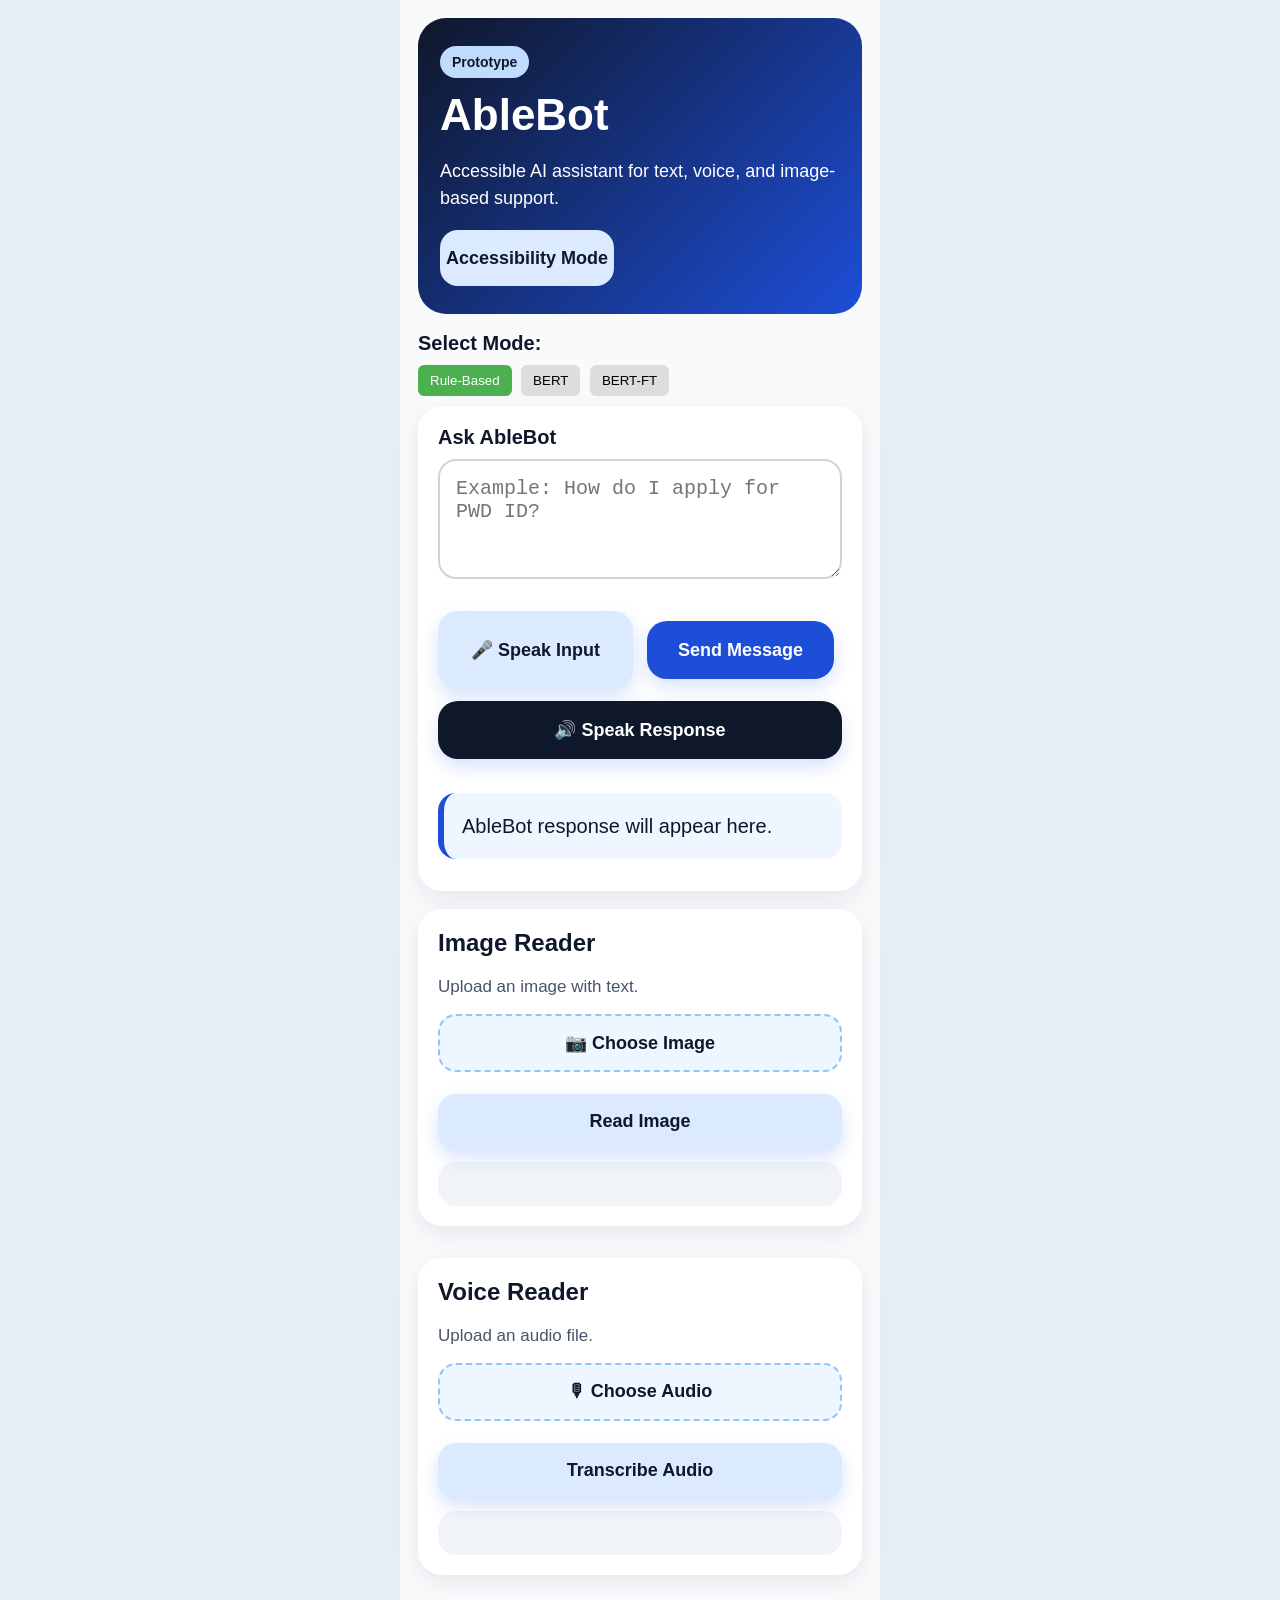
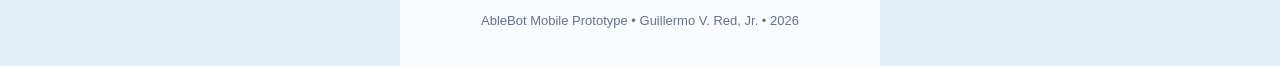
<file: static/app.html>
<!DOCTYPE html>
<html lang="en">
<head>
  <meta charset="UTF-8" />
  <meta name="viewport" content="width=device-width, initial-scale=1.0, maximum-scale=1.0" />
  <meta name="theme-color" content="#0f172a" />

  <link rel="manifest" href="/manifest.json" />
  <link rel="stylesheet" href="/static/app.css" />

  <title>AbleBot</title>
</head>
<body>
  <main class="app-shell">
    <section class="hero">
      <div class="badge">Prototype</div>
      <h1>AbleBot</h1>
      <p>Accessible AI assistant for text, voice, and image-based support.</p>
      <button class="access-btn" onclick="toggleAccessibility()">Accessibility Mode</button>
    </section>

    <div class="mode-toggle">
    <label>Select Mode:</label>
    <button onclick="setMode('rule-based')" id="btn-rule">Rule-Based</button>
    <button onclick="setMode('bert')" id="btn-bert">BERT</button>
    <button onclick="setMode('bert-ft')" id="btn-bert-ft">BERT-FT</button>
  </div>

    <section class="chat-card">
      <label for="message">Ask AbleBot</label>
      <textarea id="message" placeholder="Example: How do I apply for PWD ID?"></textarea>
      <div class="chat-actions">
        <button class="voice-btn" onclick="startListening()">🎤 Speak Input</button>
        <button class="primary-btn" onclick="sendMessage()">Send Message</button>
      </div>
      <button class="speak-response-btn" onclick="speakText(lastResponse)">
        🔊 Speak Response
      </button>
      <div id="responseBox" class="response-box">
        AbleBot response will appear here.
       
      </div>
      <div id="metaBox" class="meta-box"></div>

      <div id="metaBox" class="meta-box"> </div>
    </section>

    <section class="tool-grid">
      <div class="tool-card">
        <h2>Image Reader</h2>
        <p>Upload an image with text.</p>
        <label class="file-picker">
          📷 Choose Image
          <input type="file" id="imageInput" accept="image/*" />
        </label>

        <button class="tool-btn" onclick="sendOCR()">Read Image</button>
        <div id="ocrResult" class="mini-result"></div>
      </div>

      <div class="tool-card">
        <h2>Voice Reader</h2>
        <p>Upload an audio file.</p>
        <label class="file-picker">
          🎙 Choose Audio
          <input type="file" id="audioInput" accept="audio/*" />
        </label>

        <button class="tool-btn" onclick="sendSTT()">Transcribe Audio</button>
        <div id="sttResult" class="mini-result"></div>
      </div>
    </section>

    <footer>
      AbleBot Mobile Prototype • Guillermo V. Red, Jr. • 2026
    </footer>
  </main>

  <script src="/static/app.js"></script>
  <script>
    if ("serviceWorker" in navigator) {
      navigator.serviceWorker.register("/service-worker.js");
    }
  </script>
</body>
</html>
</file>
<file: static/app.css>
* {
  box-sizing: border-box;
}

body {
  margin: 0;
  font-family: Arial, Helvetica, sans-serif;
  background: #e5edf7;
  color: #0f172a;
}

.app-shell {
  max-width: 480px;
  margin: 0 auto;
  min-height: 100vh;
  background: #f8fafc;
  padding: 18px;
}

.hero {
  background: linear-gradient(135deg, #0f172a, #1d4ed8);
  color: white;
  padding: 28px 22px;
  border-radius: 28px;
  margin-bottom: 18px;
}

.badge {
  display: inline-block;
  background: #bfdbfe;
  color: #0f172a;
  padding: 8px 12px;
  border-radius: 999px;
  font-size: 14px;
  font-weight: bold;
  margin-bottom: 12px;
}

.hero h1 {
  font-size: 44px;
  margin: 0;
}

.hero p {
  font-size: 18px;
  line-height: 1.5;
}

.access-panel {
  display: grid;
  grid-template-columns: 1fr 1fr;
  gap: 12px;
  margin-bottom: 18px;
}

.access-btn,
.primary-btn,
.tool-card button {
  min-height: 56px;
  border: none;
  border-radius: 18px;
  font-size: 18px;
  font-weight: bold;
  background: #dbeafe;
  color: #0f172a;
}

.access-btn.active,
.primary-btn {
  background: #1d4ed8;
  color: white;
}

.chat-card,
.tool-card {
  background: white;
  padding: 20px;
  border-radius: 24px;
  margin-bottom: 18px;
  box-shadow: 0 8px 24px rgba(15, 23, 42, 0.08);
}

label {
  font-size: 20px;
  font-weight: bold;
  display: block;
  margin-bottom: 10px;
}

textarea {
  width: 100%;
  min-height: 120px;
  font-size: 20px;
  padding: 16px;
  border-radius: 18px;
  border: 2px solid #cbd5e1;
  resize: vertical;
  margin-bottom: 14px;
}

.response-box {
  margin-top: 16px;
  background: #eff6ff;
  border-left: 6px solid #1d4ed8;
  padding: 18px;
  border-radius: 18px;
  font-size: 20px;
  line-height: 1.5;
}

.meta-box {
  margin-top: 12px;
  font-size: 15px;
  color: #475569;
}

.tool-grid {
  display: grid;
  grid-template-columns: 1fr;
  gap: 14px;
}

.tool-card h2 {
  margin-top: 0;
  font-size: 24px;
}

.tool-card p {
  font-size: 17px;
  color: #475569;
}

input[type="file"] {
  width: 100%;
  font-size: 16px;
  margin: 12px 0;
}

.mini-result {
  margin-top: 12px;
  background: #f1f5f9;
  padding: 14px;
  border-radius: 16px;
  font-size: 17px;
  white-space: pre-wrap;
}

footer {
  text-align: center;
  font-size: 13px;
  color: #64748b;
  margin: 20px 0;
}

/* Accessibility focus indicators */
button:focus,
textarea:focus,
input:focus {
  outline: 4px solid #facc15;
  outline-offset: 3px;
}

.accessibility {
    font-size: 20px;
    line-height: 1.6;
}

.accessibility button {
    padding: 16px;
    font-size: 18px;
}

.primary-btn {
  margin-top: 10px;
  margin-right: 8px;
  margin-bottom: 10px;
}

.accessibility {
  font-size: 120%;
  background: #ffffff;
}

.accessibility .app-shell {
  background: #ffffff;
}

.accessibility button,
.accessibility textarea,
.accessibility input {
  font-size: 22px;
}

.accessibility .response-box {
  font-size: 24px;
  line-height: 1.7;
}

.chat-actions {
  display: grid;
  grid-template-columns: 1fr 1fr;
  gap: 14px;
  margin-top: 14px;
  margin-bottom: 12px;
}

.primary-btn,
.voice-btn,
.speak-response-btn,
.tool-btn {
  min-height: 58px;
  border: none;
  border-radius: 20px;
  font-size: 18px;
  font-weight: 800;
  cursor: pointer;
  box-shadow: 0 8px 18px rgba(37, 99, 235, 0.18);
}

.primary-btn {
  background: #1d4ed8;
  color: white;
}

.voice-btn {
  background: #dbeafe;
  color: #0f172a;
}

.speak-response-btn {
  width: 100%;
  background: #0f172a;
  color: white;
  margin-bottom: 18px;
}

.tool-btn {
  background: #dbeafe;
  color: #0f172a;
  margin-top: 12px;
  width: 100%;
}

.file-picker {
  display: flex;
  align-items: center;
  justify-content: center;
  min-height: 58px;
  width: 100%;
  border-radius: 18px;
  background: #eef6ff;
  color: #0f172a;
  font-size: 18px;
  font-weight: 800;
  border: 2px dashed #93c5fd;
  margin-top: 12px;
  cursor: pointer;
}

.file-picker input {
  display: none;
}

.mini-result:empty {
  min-height: 44px;
  background: #f1f5f9;
  border-radius: 18px;
}

@media (max-width: 420px) {
  .chat-actions {
    grid-template-columns: 1fr;
  }

  .primary-btn,
  .voice-btn,
  .speak-response-btn,
  .tool-btn,
  .file-picker {
    font-size: 17px;
  }
}

.mode-toggle {
    margin-bottom: 10px;
}

.mode-toggle button {
    padding: 8px 12px;
    margin-right: 5px;
    border: none;
    border-radius: 6px;
    background-color: #ddd;
    cursor: pointer;
}

.mode-toggle button.active {
    background-color: #4CAF50;
    color: white;
}
</file>
